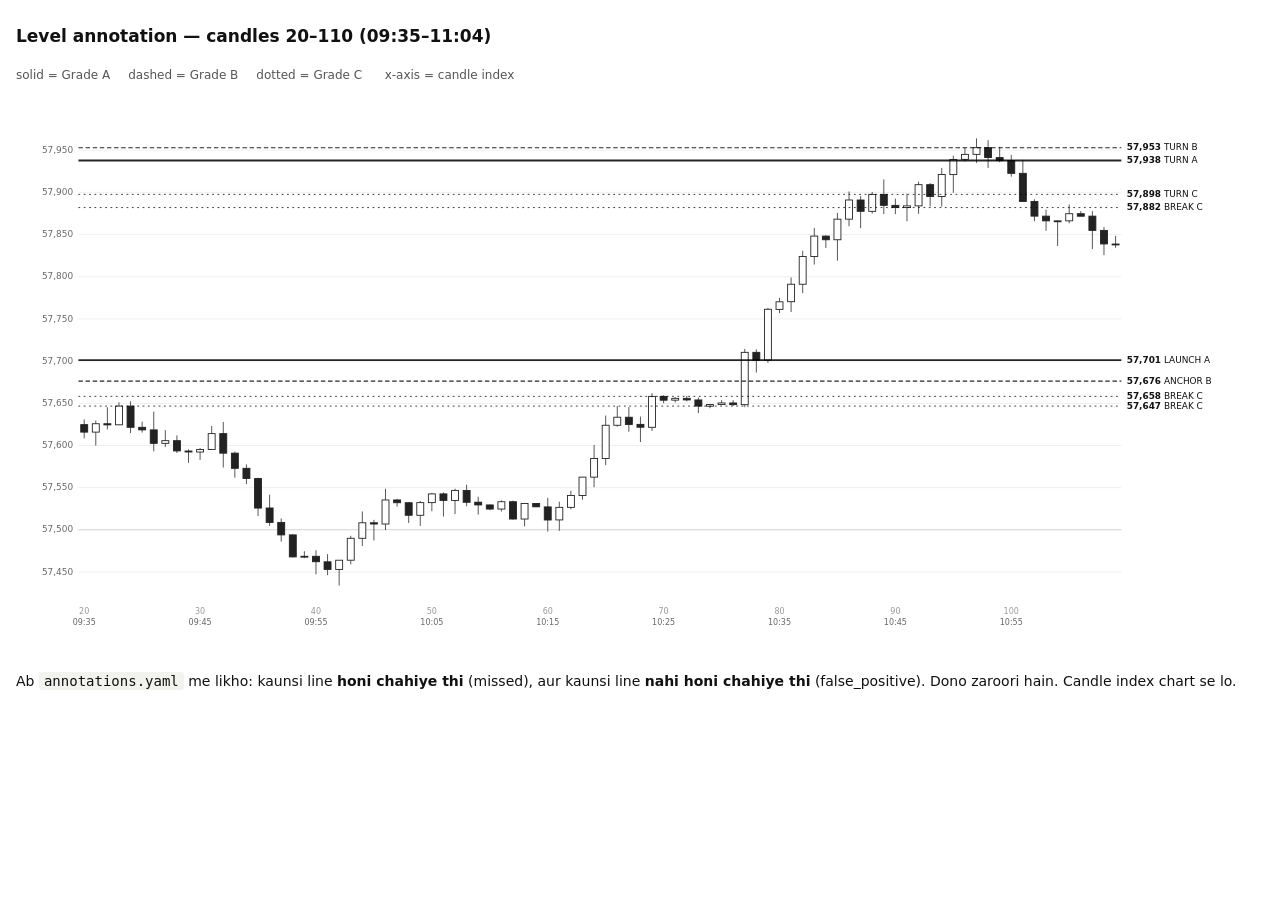
<file: prototype/chart.html>
<!doctype html><meta charset=utf-8><title>Level annotation — candles 20-110</title>
<style>body{font:14px/1.5 ui-sans-serif,system-ui;max-width:1440px;margin:24px auto;padding:0 16px;color:#111}
code{background:#f2f2ef;padding:1px 5px;border-radius:3px}h1{font-size:17px}
.k{display:inline-block;margin-right:18px;font-size:12px;color:#555}</style>
<h1>Level annotation — candles 20–110 (09:35–11:04)</h1>
<p><span class=k>solid = Grade A</span><span class=k>dashed = Grade B</span><span class=k>dotted = Grade C</span>
<span class=k>x-axis = candle index</span></p>
<svg viewBox="0 0 1400 620" xmlns="http://www.w3.org/2000/svg" style="width:100%;height:auto;font-family:ui-sans-serif,system-ui"><line x1="70" y1="530.7" x2="1240" y2="530.7" stroke="#000" stroke-opacity="0.07" stroke-width="1"/><text x="64" y="533.7" font-size="10" text-anchor="end" fill="#666">57,450</text><line x1="70" y1="483.3" x2="1240" y2="483.3" stroke="#000" stroke-opacity="0.18" stroke-width="1.2"/><text x="64" y="486.3" font-size="10" text-anchor="end" fill="#666">57,500</text><line x1="70" y1="436.0" x2="1240" y2="436.0" stroke="#000" stroke-opacity="0.07" stroke-width="1"/><text x="64" y="439.0" font-size="10" text-anchor="end" fill="#666">57,550</text><line x1="70" y1="388.7" x2="1240" y2="388.7" stroke="#000" stroke-opacity="0.07" stroke-width="1"/><text x="64" y="391.7" font-size="10" text-anchor="end" fill="#666">57,600</text><line x1="70" y1="341.4" x2="1240" y2="341.4" stroke="#000" stroke-opacity="0.07" stroke-width="1"/><text x="64" y="344.4" font-size="10" text-anchor="end" fill="#666">57,650</text><line x1="70" y1="294.0" x2="1240" y2="294.0" stroke="#000" stroke-opacity="0.07" stroke-width="1"/><text x="64" y="297.0" font-size="10" text-anchor="end" fill="#666">57,700</text><line x1="70" y1="246.7" x2="1240" y2="246.7" stroke="#000" stroke-opacity="0.07" stroke-width="1"/><text x="64" y="249.7" font-size="10" text-anchor="end" fill="#666">57,750</text><line x1="70" y1="199.4" x2="1240" y2="199.4" stroke="#000" stroke-opacity="0.07" stroke-width="1"/><text x="64" y="202.4" font-size="10" text-anchor="end" fill="#666">57,800</text><line x1="70" y1="152.1" x2="1240" y2="152.1" stroke="#000" stroke-opacity="0.07" stroke-width="1"/><text x="64" y="155.1" font-size="10" text-anchor="end" fill="#666">57,850</text><line x1="70" y1="104.7" x2="1240" y2="104.7" stroke="#000" stroke-opacity="0.07" stroke-width="1"/><text x="64" y="107.7" font-size="10" text-anchor="end" fill="#666">57,900</text><line x1="70" y1="57.4" x2="1240" y2="57.4" stroke="#000" stroke-opacity="0.07" stroke-width="1"/><text x="64" y="60.4" font-size="10" text-anchor="end" fill="#666">57,950</text><line x1="76.5" y1="359.5" x2="76.5" y2="380.7" stroke="#444" stroke-width="1"/><rect x="72.6" y="365.3" width="7.8" height="8.4" fill="#222" stroke="#222" stroke-width="1"/><text x="76.5" y="578" font-size="9" text-anchor="middle" fill="#999">20</text><text x="76.5" y="590" font-size="9" text-anchor="middle" fill="#666">09:35</text><line x1="89.5" y1="360.6" x2="89.5" y2="388.8" stroke="#444" stroke-width="1"/><rect x="85.6" y="364.3" width="7.8" height="9.4" fill="#fff" stroke="#222" stroke-width="1"/><line x1="102.5" y1="345.8" x2="102.5" y2="370.6" stroke="#444" stroke-width="1"/><rect x="98.6" y="364.3" width="7.8" height="1.3" fill="#222" stroke="#222" stroke-width="1"/><line x1="115.5" y1="340.3" x2="115.5" y2="365.9" stroke="#444" stroke-width="1"/><rect x="111.6" y="344.5" width="7.8" height="21.0" fill="#fff" stroke="#222" stroke-width="1"/><line x1="128.5" y1="339.1" x2="128.5" y2="374.8" stroke="#444" stroke-width="1"/><rect x="124.6" y="344.5" width="7.8" height="23.8" fill="#222" stroke="#222" stroke-width="1"/><line x1="141.5" y1="362.0" x2="141.5" y2="374.2" stroke="#444" stroke-width="1"/><rect x="137.6" y="368.3" width="7.8" height="2.9" fill="#222" stroke="#222" stroke-width="1"/><line x1="154.5" y1="350.7" x2="154.5" y2="395.3" stroke="#444" stroke-width="1"/><rect x="150.6" y="371.2" width="7.8" height="15.1" fill="#222" stroke="#222" stroke-width="1"/><line x1="167.5" y1="371.5" x2="167.5" y2="390.5" stroke="#444" stroke-width="1"/><rect x="163.6" y="383.3" width="7.8" height="3.0" fill="#fff" stroke="#222" stroke-width="1"/><line x1="180.5" y1="377.4" x2="180.5" y2="397.2" stroke="#444" stroke-width="1"/><rect x="176.6" y="383.3" width="7.8" height="11.5" fill="#222" stroke="#222" stroke-width="1"/><line x1="193.5" y1="393.1" x2="193.5" y2="408.2" stroke="#444" stroke-width="1"/><rect x="189.6" y="394.9" width="7.8" height="1.1" fill="#222" stroke="#222" stroke-width="1"/><line x1="206.5" y1="391.5" x2="206.5" y2="404.8" stroke="#444" stroke-width="1"/><rect x="202.6" y="393.2" width="7.8" height="2.8" fill="#fff" stroke="#222" stroke-width="1"/><text x="206.5" y="578" font-size="9" text-anchor="middle" fill="#999">30</text><text x="206.5" y="590" font-size="9" text-anchor="middle" fill="#666">09:45</text><line x1="219.5" y1="366.8" x2="219.5" y2="393.6" stroke="#444" stroke-width="1"/><rect x="215.6" y="375.4" width="7.8" height="17.8" fill="#fff" stroke="#222" stroke-width="1"/><line x1="232.5" y1="362.3" x2="232.5" y2="413.4" stroke="#444" stroke-width="1"/><rect x="228.6" y="375.4" width="7.8" height="21.9" fill="#222" stroke="#222" stroke-width="1"/><line x1="245.5" y1="395.6" x2="245.5" y2="424.8" stroke="#444" stroke-width="1"/><rect x="241.6" y="397.3" width="7.8" height="17.0" fill="#222" stroke="#222" stroke-width="1"/><line x1="258.5" y1="409.9" x2="258.5" y2="432.0" stroke="#444" stroke-width="1"/><rect x="254.6" y="414.3" width="7.8" height="11.4" fill="#222" stroke="#222" stroke-width="1"/><line x1="271.5" y1="424.8" x2="271.5" y2="467.8" stroke="#444" stroke-width="1"/><rect x="267.6" y="425.8" width="7.8" height="33.1" fill="#222" stroke="#222" stroke-width="1"/><line x1="284.5" y1="443.9" x2="284.5" y2="478.9" stroke="#444" stroke-width="1"/><rect x="280.6" y="458.8" width="7.8" height="16.2" fill="#222" stroke="#222" stroke-width="1"/><line x1="297.5" y1="470.5" x2="297.5" y2="496.5" stroke="#444" stroke-width="1"/><rect x="293.6" y="475.0" width="7.8" height="14.0" fill="#222" stroke="#222" stroke-width="1"/><line x1="310.5" y1="488.3" x2="310.5" y2="514.2" stroke="#444" stroke-width="1"/><rect x="306.6" y="489.0" width="7.8" height="24.7" fill="#222" stroke="#222" stroke-width="1"/><line x1="323.5" y1="507.4" x2="323.5" y2="515.2" stroke="#444" stroke-width="1"/><rect x="319.6" y="513.0" width="7.8" height="1.0" fill="#fff" stroke="#222" stroke-width="1"/><line x1="336.5" y1="506.2" x2="336.5" y2="533.2" stroke="#444" stroke-width="1"/><rect x="332.6" y="513.0" width="7.8" height="6.1" fill="#222" stroke="#222" stroke-width="1"/><text x="336.5" y="578" font-size="9" text-anchor="middle" fill="#999">40</text><text x="336.5" y="590" font-size="9" text-anchor="middle" fill="#666">09:55</text><line x1="349.5" y1="510.6" x2="349.5" y2="534.1" stroke="#444" stroke-width="1"/><rect x="345.6" y="519.2" width="7.8" height="8.5" fill="#222" stroke="#222" stroke-width="1"/><line x1="362.5" y1="523.9" x2="362.5" y2="545.8" stroke="#444" stroke-width="1"/><rect x="358.6" y="517.4" width="7.8" height="10.3" fill="#fff" stroke="#222" stroke-width="1"/><line x1="375.5" y1="490.0" x2="375.5" y2="522.1" stroke="#444" stroke-width="1"/><rect x="371.6" y="492.8" width="7.8" height="24.6" fill="#fff" stroke="#222" stroke-width="1"/><line x1="388.5" y1="462.7" x2="388.5" y2="501.5" stroke="#444" stroke-width="1"/><rect x="384.6" y="475.4" width="7.8" height="17.4" fill="#fff" stroke="#222" stroke-width="1"/><line x1="401.5" y1="472.1" x2="401.5" y2="495.3" stroke="#444" stroke-width="1"/><rect x="397.6" y="475.4" width="7.8" height="1.4" fill="#222" stroke="#222" stroke-width="1"/><line x1="414.5" y1="437.3" x2="414.5" y2="483.6" stroke="#444" stroke-width="1"/><rect x="410.6" y="449.8" width="7.8" height="27.0" fill="#fff" stroke="#222" stroke-width="1"/><line x1="427.5" y1="448.8" x2="427.5" y2="457.2" stroke="#444" stroke-width="1"/><rect x="423.6" y="449.8" width="7.8" height="3.1" fill="#222" stroke="#222" stroke-width="1"/><line x1="440.5" y1="452.3" x2="440.5" y2="475.6" stroke="#444" stroke-width="1"/><rect x="436.6" y="452.9" width="7.8" height="14.1" fill="#222" stroke="#222" stroke-width="1"/><line x1="453.5" y1="450.9" x2="453.5" y2="478.9" stroke="#444" stroke-width="1"/><rect x="449.6" y="452.8" width="7.8" height="14.2" fill="#fff" stroke="#222" stroke-width="1"/><line x1="466.5" y1="442.0" x2="466.5" y2="462.4" stroke="#444" stroke-width="1"/><rect x="462.6" y="443.0" width="7.8" height="9.8" fill="#fff" stroke="#222" stroke-width="1"/><text x="466.5" y="578" font-size="9" text-anchor="middle" fill="#999">50</text><text x="466.5" y="590" font-size="9" text-anchor="middle" fill="#666">10:05</text><line x1="479.5" y1="441.4" x2="479.5" y2="468.4" stroke="#444" stroke-width="1"/><rect x="475.6" y="443.0" width="7.8" height="7.3" fill="#222" stroke="#222" stroke-width="1"/><line x1="492.5" y1="437.2" x2="492.5" y2="465.7" stroke="#444" stroke-width="1"/><rect x="488.6" y="439.1" width="7.8" height="11.3" fill="#fff" stroke="#222" stroke-width="1"/><line x1="505.5" y1="432.7" x2="505.5" y2="456.8" stroke="#444" stroke-width="1"/><rect x="501.6" y="439.1" width="7.8" height="13.3" fill="#222" stroke="#222" stroke-width="1"/><line x1="518.5" y1="446.2" x2="518.5" y2="466.3" stroke="#444" stroke-width="1"/><rect x="514.6" y="452.3" width="7.8" height="3.1" fill="#222" stroke="#222" stroke-width="1"/><line x1="531.5" y1="454.9" x2="531.5" y2="461.2" stroke="#444" stroke-width="1"/><rect x="527.6" y="455.4" width="7.8" height="4.6" fill="#222" stroke="#222" stroke-width="1"/><line x1="544.5" y1="450.2" x2="544.5" y2="462.8" stroke="#444" stroke-width="1"/><rect x="540.6" y="451.8" width="7.8" height="8.2" fill="#fff" stroke="#222" stroke-width="1"/><line x1="557.5" y1="450.5" x2="557.5" y2="471.8" stroke="#444" stroke-width="1"/><rect x="553.6" y="451.8" width="7.8" height="19.4" fill="#222" stroke="#222" stroke-width="1"/><line x1="570.5" y1="453.2" x2="570.5" y2="479.4" stroke="#444" stroke-width="1"/><rect x="566.6" y="453.8" width="7.8" height="17.4" fill="#fff" stroke="#222" stroke-width="1"/><line x1="583.5" y1="453.8" x2="583.5" y2="457.9" stroke="#444" stroke-width="1"/><rect x="579.6" y="453.8" width="7.8" height="3.7" fill="#222" stroke="#222" stroke-width="1"/><line x1="596.5" y1="447.4" x2="596.5" y2="485.2" stroke="#444" stroke-width="1"/><rect x="592.6" y="457.6" width="7.8" height="14.7" fill="#222" stroke="#222" stroke-width="1"/><text x="596.5" y="578" font-size="9" text-anchor="middle" fill="#999">60</text><text x="596.5" y="590" font-size="9" text-anchor="middle" fill="#666">10:15</text><line x1="609.5" y1="451.7" x2="609.5" y2="484.5" stroke="#444" stroke-width="1"/><rect x="605.6" y="458.1" width="7.8" height="14.1" fill="#fff" stroke="#222" stroke-width="1"/><line x1="622.5" y1="439.4" x2="622.5" y2="460.3" stroke="#444" stroke-width="1"/><rect x="618.6" y="444.8" width="7.8" height="13.3" fill="#fff" stroke="#222" stroke-width="1"/><line x1="635.5" y1="423.9" x2="635.5" y2="449.5" stroke="#444" stroke-width="1"/><rect x="631.6" y="424.2" width="7.8" height="20.6" fill="#fff" stroke="#222" stroke-width="1"/><line x1="648.5" y1="388.1" x2="648.5" y2="435.5" stroke="#444" stroke-width="1"/><rect x="644.6" y="403.3" width="7.8" height="20.9" fill="#fff" stroke="#222" stroke-width="1"/><line x1="661.5" y1="355.1" x2="661.5" y2="410.8" stroke="#444" stroke-width="1"/><rect x="657.6" y="366.0" width="7.8" height="37.3" fill="#fff" stroke="#222" stroke-width="1"/><line x1="674.5" y1="344.3" x2="674.5" y2="367.6" stroke="#444" stroke-width="1"/><rect x="670.6" y="357.0" width="7.8" height="9.0" fill="#fff" stroke="#222" stroke-width="1"/><line x1="687.5" y1="345.6" x2="687.5" y2="373.3" stroke="#444" stroke-width="1"/><rect x="683.6" y="357.0" width="7.8" height="8.1" fill="#222" stroke="#222" stroke-width="1"/><line x1="700.5" y1="356.3" x2="700.5" y2="384.8" stroke="#444" stroke-width="1"/><rect x="696.6" y="365.0" width="7.8" height="3.2" fill="#222" stroke="#222" stroke-width="1"/><line x1="713.5" y1="330.0" x2="713.5" y2="372.4" stroke="#444" stroke-width="1"/><rect x="709.6" y="333.6" width="7.8" height="34.7" fill="#fff" stroke="#222" stroke-width="1"/><line x1="726.5" y1="332.3" x2="726.5" y2="341.3" stroke="#444" stroke-width="1"/><rect x="722.6" y="333.6" width="7.8" height="4.3" fill="#222" stroke="#222" stroke-width="1"/><text x="726.5" y="578" font-size="9" text-anchor="middle" fill="#999">70</text><text x="726.5" y="590" font-size="9" text-anchor="middle" fill="#666">10:25</text><line x1="739.5" y1="334.3" x2="739.5" y2="340.4" stroke="#444" stroke-width="1"/><rect x="735.6" y="335.8" width="7.8" height="2.0" fill="#fff" stroke="#222" stroke-width="1"/><line x1="752.5" y1="333.2" x2="752.5" y2="339.2" stroke="#444" stroke-width="1"/><rect x="748.6" y="335.8" width="7.8" height="1.8" fill="#222" stroke="#222" stroke-width="1"/><line x1="765.5" y1="334.9" x2="765.5" y2="352.3" stroke="#444" stroke-width="1"/><rect x="761.6" y="337.6" width="7.8" height="6.9" fill="#222" stroke="#222" stroke-width="1"/><line x1="778.5" y1="342.0" x2="778.5" y2="346.9" stroke="#444" stroke-width="1"/><rect x="774.6" y="342.8" width="7.8" height="1.8" fill="#fff" stroke="#222" stroke-width="1"/><line x1="791.5" y1="337.9" x2="791.5" y2="342.9" stroke="#444" stroke-width="1"/><rect x="787.6" y="341.0" width="7.8" height="1.8" fill="#fff" stroke="#222" stroke-width="1"/><line x1="804.5" y1="337.8" x2="804.5" y2="344.4" stroke="#444" stroke-width="1"/><rect x="800.6" y="341.0" width="7.8" height="1.9" fill="#222" stroke="#222" stroke-width="1"/><line x1="817.5" y1="280.4" x2="817.5" y2="345.7" stroke="#444" stroke-width="1"/><rect x="813.6" y="284.2" width="7.8" height="58.7" fill="#fff" stroke="#222" stroke-width="1"/><line x1="830.5" y1="280.8" x2="830.5" y2="306.9" stroke="#444" stroke-width="1"/><rect x="826.6" y="284.2" width="7.8" height="8.7" fill="#222" stroke="#222" stroke-width="1"/><line x1="843.5" y1="234.4" x2="843.5" y2="296.0" stroke="#444" stroke-width="1"/><rect x="839.6" y="235.9" width="7.8" height="57.0" fill="#fff" stroke="#222" stroke-width="1"/><line x1="856.5" y1="223.1" x2="856.5" y2="240.2" stroke="#444" stroke-width="1"/><rect x="852.6" y="227.5" width="7.8" height="8.5" fill="#fff" stroke="#222" stroke-width="1"/><text x="856.5" y="578" font-size="9" text-anchor="middle" fill="#999">80</text><text x="856.5" y="590" font-size="9" text-anchor="middle" fill="#666">10:35</text><line x1="869.5" y1="200.2" x2="869.5" y2="239.0" stroke="#444" stroke-width="1"/><rect x="865.6" y="207.8" width="7.8" height="19.6" fill="#fff" stroke="#222" stroke-width="1"/><line x1="882.5" y1="170.3" x2="882.5" y2="217.8" stroke="#444" stroke-width="1"/><rect x="878.6" y="176.7" width="7.8" height="31.1" fill="#fff" stroke="#222" stroke-width="1"/><line x1="895.5" y1="144.7" x2="895.5" y2="185.7" stroke="#444" stroke-width="1"/><rect x="891.6" y="153.8" width="7.8" height="22.9" fill="#fff" stroke="#222" stroke-width="1"/><line x1="908.5" y1="152.9" x2="908.5" y2="167.1" stroke="#444" stroke-width="1"/><rect x="904.6" y="153.8" width="7.8" height="4.1" fill="#222" stroke="#222" stroke-width="1"/><line x1="921.5" y1="127.7" x2="921.5" y2="181.4" stroke="#444" stroke-width="1"/><rect x="917.6" y="134.8" width="7.8" height="23.1" fill="#fff" stroke="#222" stroke-width="1"/><line x1="934.5" y1="103.8" x2="934.5" y2="142.7" stroke="#444" stroke-width="1"/><rect x="930.6" y="113.3" width="7.8" height="21.5" fill="#fff" stroke="#222" stroke-width="1"/><line x1="947.5" y1="109.0" x2="947.5" y2="144.9" stroke="#444" stroke-width="1"/><rect x="943.6" y="113.3" width="7.8" height="12.7" fill="#222" stroke="#222" stroke-width="1"/><line x1="960.5" y1="104.3" x2="960.5" y2="128.5" stroke="#444" stroke-width="1"/><rect x="956.6" y="107.0" width="7.8" height="19.0" fill="#fff" stroke="#222" stroke-width="1"/><line x1="973.5" y1="90.2" x2="973.5" y2="129.1" stroke="#444" stroke-width="1"/><rect x="969.6" y="107.0" width="7.8" height="12.3" fill="#222" stroke="#222" stroke-width="1"/><line x1="986.5" y1="111.8" x2="986.5" y2="129.2" stroke="#444" stroke-width="1"/><rect x="982.6" y="119.3" width="7.8" height="2.5" fill="#222" stroke="#222" stroke-width="1"/><text x="986.5" y="578" font-size="9" text-anchor="middle" fill="#999">90</text><text x="986.5" y="590" font-size="9" text-anchor="middle" fill="#666">10:45</text><line x1="999.5" y1="106.2" x2="999.5" y2="137.3" stroke="#444" stroke-width="1"/><rect x="995.6" y="119.9" width="7.8" height="1.9" fill="#fff" stroke="#222" stroke-width="1"/><line x1="1012.5" y1="92.8" x2="1012.5" y2="128.8" stroke="#444" stroke-width="1"/><rect x="1008.6" y="96.1" width="7.8" height="23.8" fill="#fff" stroke="#222" stroke-width="1"/><line x1="1025.5" y1="94.4" x2="1025.5" y2="120.5" stroke="#444" stroke-width="1"/><rect x="1021.6" y="96.1" width="7.8" height="13.3" fill="#222" stroke="#222" stroke-width="1"/><line x1="1038.5" y1="77.3" x2="1038.5" y2="120.7" stroke="#444" stroke-width="1"/><rect x="1034.6" y="84.7" width="7.8" height="24.7" fill="#fff" stroke="#222" stroke-width="1"/><line x1="1051.5" y1="63.6" x2="1051.5" y2="105.2" stroke="#444" stroke-width="1"/><rect x="1047.6" y="67.8" width="7.8" height="17.0" fill="#fff" stroke="#222" stroke-width="1"/><line x1="1064.5" y1="54.3" x2="1064.5" y2="70.0" stroke="#444" stroke-width="1"/><rect x="1060.6" y="62.1" width="7.8" height="5.6" fill="#fff" stroke="#222" stroke-width="1"/><line x1="1077.5" y1="44.2" x2="1077.5" y2="71.7" stroke="#444" stroke-width="1"/><rect x="1073.6" y="54.6" width="7.8" height="7.5" fill="#fff" stroke="#222" stroke-width="1"/><line x1="1090.5" y1="46.2" x2="1090.5" y2="77.4" stroke="#444" stroke-width="1"/><rect x="1086.6" y="54.6" width="7.8" height="11.0" fill="#222" stroke="#222" stroke-width="1"/><line x1="1103.5" y1="53.6" x2="1103.5" y2="71.0" stroke="#444" stroke-width="1"/><rect x="1099.6" y="65.7" width="7.8" height="3.4" fill="#222" stroke="#222" stroke-width="1"/><line x1="1116.5" y1="62.7" x2="1116.5" y2="87.1" stroke="#444" stroke-width="1"/><rect x="1112.6" y="69.0" width="7.8" height="14.4" fill="#222" stroke="#222" stroke-width="1"/><text x="1116.5" y="578" font-size="9" text-anchor="middle" fill="#999">100</text><text x="1116.5" y="590" font-size="9" text-anchor="middle" fill="#666">10:55</text><line x1="1129.5" y1="68.3" x2="1129.5" y2="115.1" stroke="#444" stroke-width="1"/><rect x="1125.6" y="83.4" width="7.8" height="31.5" fill="#222" stroke="#222" stroke-width="1"/><line x1="1142.5" y1="112.5" x2="1142.5" y2="137.2" stroke="#444" stroke-width="1"/><rect x="1138.6" y="114.9" width="7.8" height="16.5" fill="#222" stroke="#222" stroke-width="1"/><line x1="1155.5" y1="124.3" x2="1155.5" y2="147.9" stroke="#444" stroke-width="1"/><rect x="1151.6" y="131.4" width="7.8" height="5.3" fill="#222" stroke="#222" stroke-width="1"/><line x1="1168.5" y1="136.0" x2="1168.5" y2="164.8" stroke="#444" stroke-width="1"/><rect x="1164.6" y="136.7" width="7.8" height="1.0" fill="#fff" stroke="#222" stroke-width="1"/><line x1="1181.5" y1="118.3" x2="1181.5" y2="139.5" stroke="#444" stroke-width="1"/><rect x="1177.6" y="128.7" width="7.8" height="8.0" fill="#fff" stroke="#222" stroke-width="1"/><line x1="1194.5" y1="125.8" x2="1194.5" y2="131.5" stroke="#444" stroke-width="1"/><rect x="1190.6" y="128.7" width="7.8" height="2.8" fill="#222" stroke="#222" stroke-width="1"/><line x1="1207.5" y1="125.7" x2="1207.5" y2="168.4" stroke="#444" stroke-width="1"/><rect x="1203.6" y="131.4" width="7.8" height="16.0" fill="#222" stroke="#222" stroke-width="1"/><line x1="1220.5" y1="143.6" x2="1220.5" y2="175.1" stroke="#444" stroke-width="1"/><rect x="1216.6" y="147.4" width="7.8" height="15.2" fill="#222" stroke="#222" stroke-width="1"/><line x1="1233.5" y1="153.5" x2="1233.5" y2="166.9" stroke="#444" stroke-width="1"/><rect x="1229.6" y="162.7" width="7.8" height="1.0" fill="#222" stroke="#222" stroke-width="1"/><line x1="70" y1="54.7" x2="1240" y2="54.7" stroke="#000" stroke-width="1.3" stroke-dasharray="5 3" stroke-opacity="0.85"/><text x="1246" y="57.7" font-size="10" fill="#111"><tspan font-weight="600">57,953</tspan>  TURN B</text><line x1="70" y1="69.0" x2="1240" y2="69.0" stroke="#000" stroke-width="2.0" stroke-dasharray="none" stroke-opacity="0.85"/><text x="1246" y="72.0" font-size="10" fill="#111"><tspan font-weight="600">57,938</tspan>  TURN A</text><line x1="70" y1="107.0" x2="1240" y2="107.0" stroke="#000" stroke-width="1.0" stroke-dasharray="2 4" stroke-opacity="0.85"/><text x="1246" y="110.0" font-size="10" fill="#111"><tspan font-weight="600">57,898</tspan>  TURN C</text><line x1="70" y1="121.8" x2="1240" y2="121.8" stroke="#000" stroke-width="1.0" stroke-dasharray="2 4" stroke-opacity="0.85"/><text x="1246" y="124.8" font-size="10" fill="#111"><tspan font-weight="600">57,882</tspan>  BREAK C</text><line x1="70" y1="292.9" x2="1240" y2="292.9" stroke="#000" stroke-width="2.0" stroke-dasharray="none" stroke-opacity="0.85"/><text x="1246" y="295.9" font-size="10" fill="#111"><tspan font-weight="600">57,701</tspan>  LAUNCH A</text><line x1="70" y1="316.5" x2="1240" y2="316.5" stroke="#000" stroke-width="1.3" stroke-dasharray="5 3" stroke-opacity="0.85"/><text x="1246" y="319.5" font-size="10" fill="#111"><tspan font-weight="600">57,676</tspan>  ANCHOR B</text><line x1="70" y1="333.6" x2="1240" y2="333.6" stroke="#000" stroke-width="1.0" stroke-dasharray="2 4" stroke-opacity="0.85"/><text x="1246" y="336.6" font-size="10" fill="#111"><tspan font-weight="600">57,658</tspan>  BREAK C</text><line x1="70" y1="344.5" x2="1240" y2="344.5" stroke="#000" stroke-width="1.0" stroke-dasharray="2 4" stroke-opacity="0.85"/><text x="1246" y="347.5" font-size="10" fill="#111"><tspan font-weight="600">57,647</tspan>  BREAK C</text></svg>
<p>Ab <code>annotations.yaml</code> me likho: kaunsi line <b>honi chahiye thi</b> (missed),
aur kaunsi line <b>nahi honi chahiye thi</b> (false_positive). Dono zaroori hain.
Candle index chart se lo.</p>
</file>
